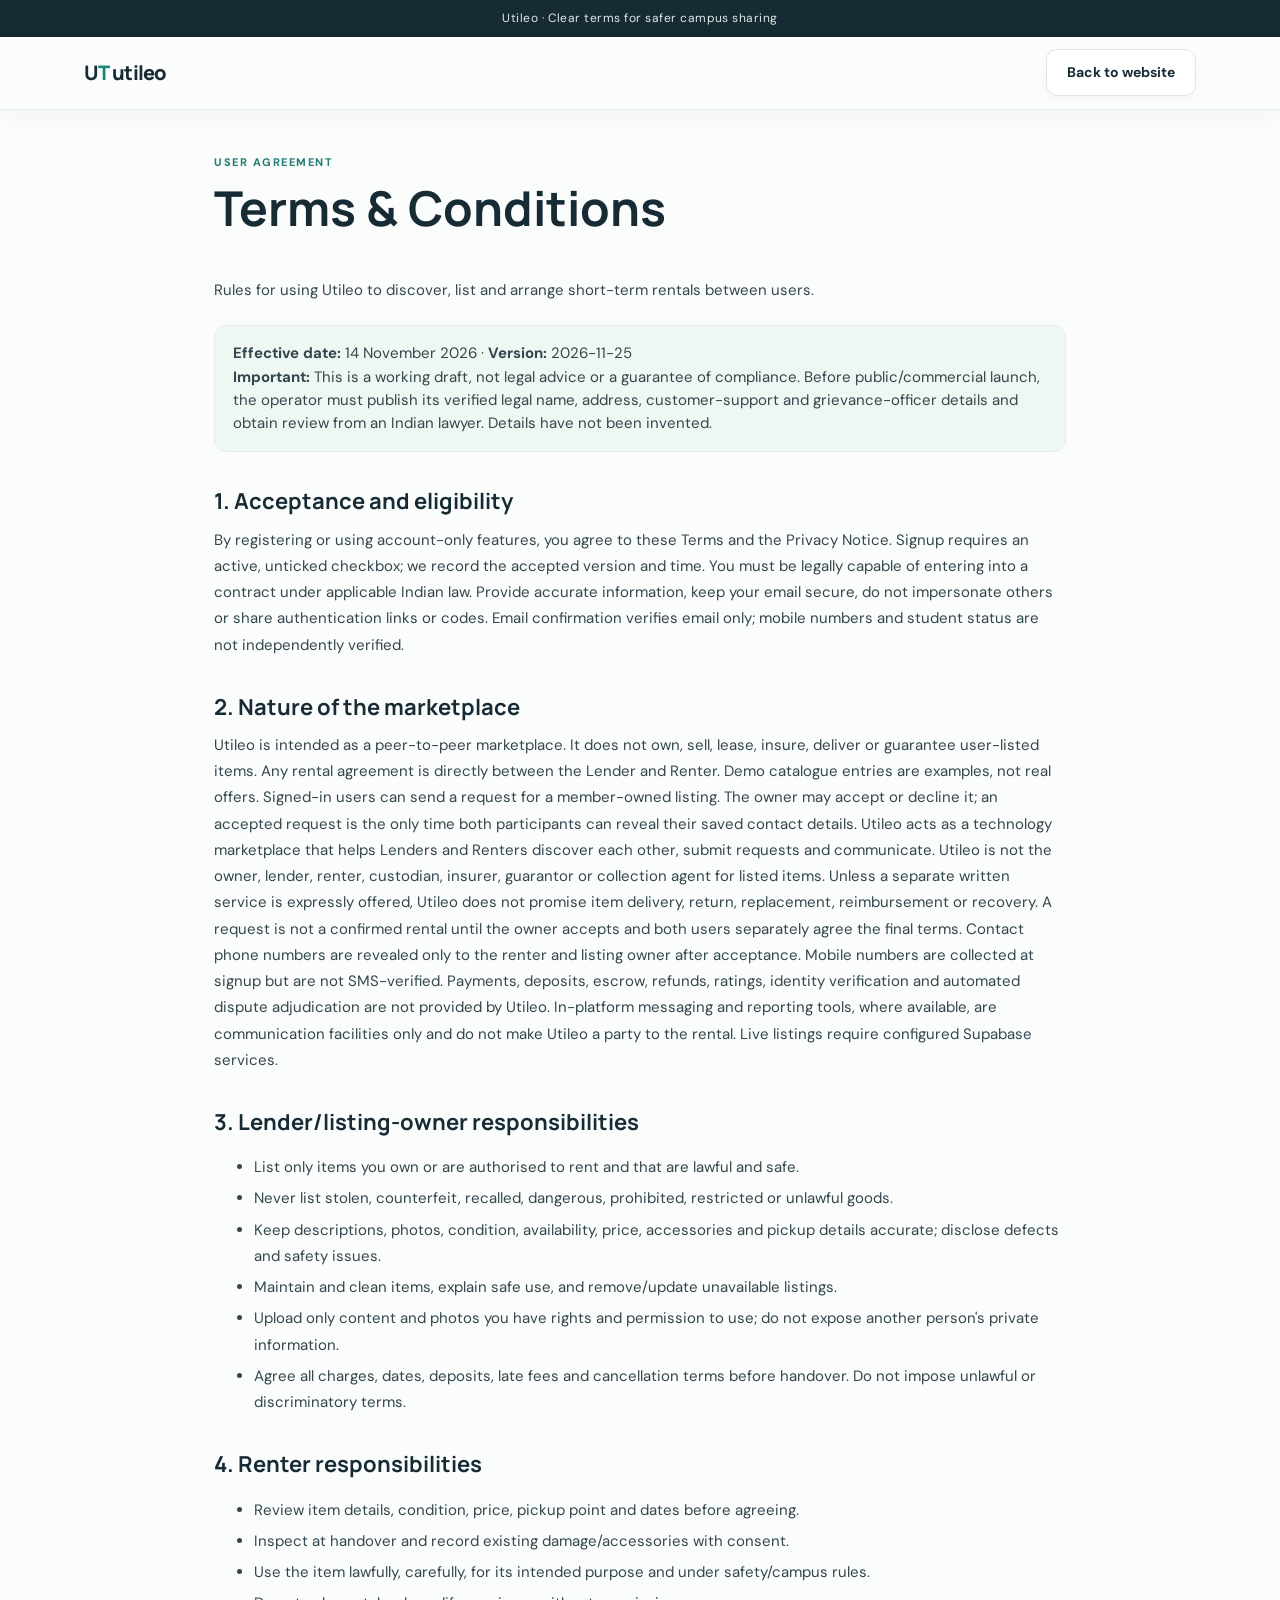
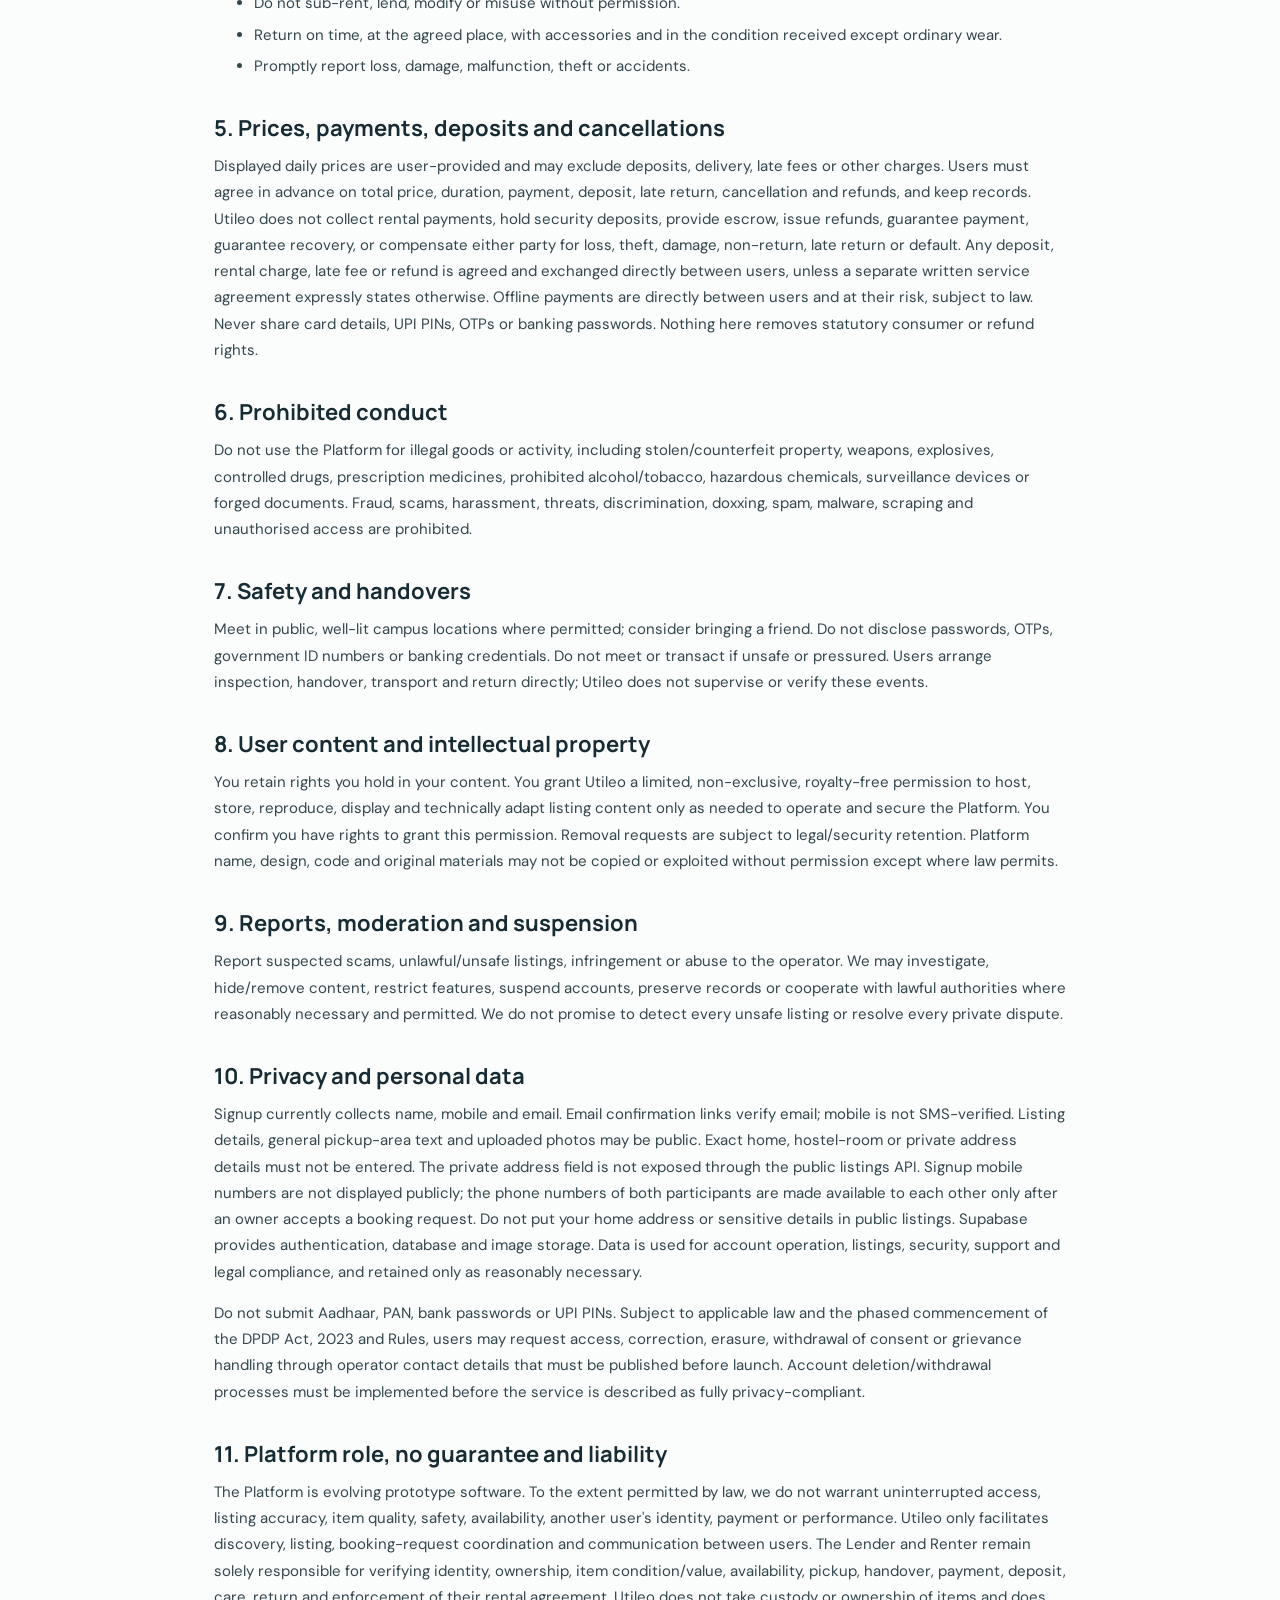
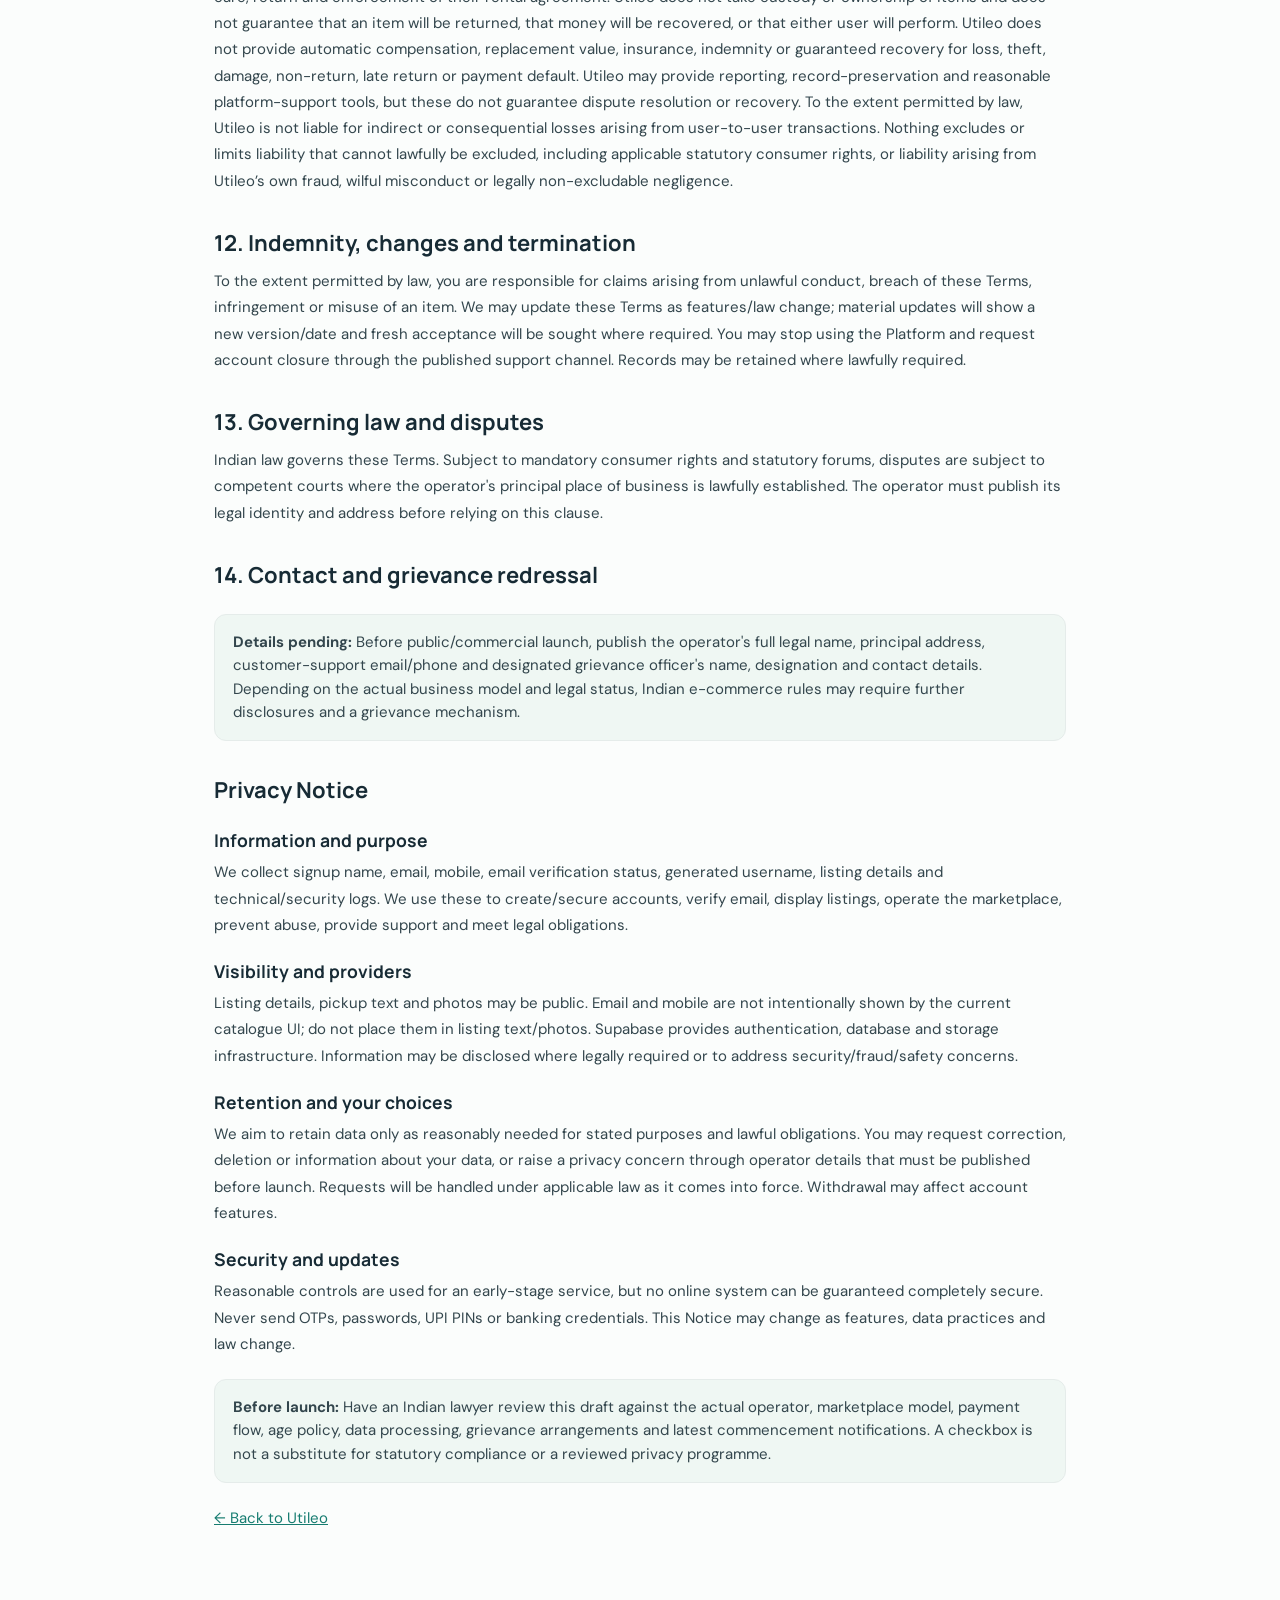
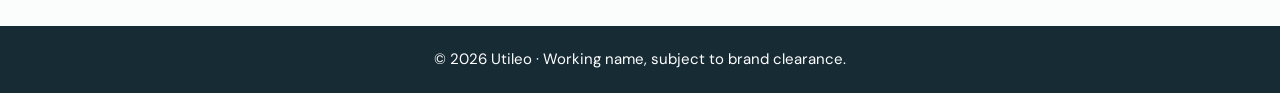
<file: terms.html>
<!doctype html>
<html lang="en-IN"><head><meta charset="utf-8"><meta name="viewport" content="width=device-width,initial-scale=1"><meta name="theme-color" content="#172b35"><title>Terms &amp; Conditions — Utileo</title><meta name="description" content="Terms and privacy notice for Utileo campus rentals."><link rel="preconnect" href="https://fonts.googleapis.com"><link href="https://fonts.googleapis.com/css2?family=DM+Sans:wght@400;500;600;700&family=Manrope:wght@500;600;700;800&display=swap" rel="stylesheet"><link rel="stylesheet" href="styles.css?v=15"><style>.legal{max-width:900px;margin:auto;padding:44px 24px 80px}.legal h1{font-size:clamp(32px,5vw,48px)}.legal h2{font-size:22px;margin:32px 0 8px}.legal h3{margin:20px 0 5px}.legal p,.legal li{line-height:1.75}.legal li{margin:5px 0}.notice{padding:16px 18px;background:#eff7f3;border:1px solid var(--line);border-radius:12px;margin:22px 0}.legal a{color:var(--brand);text-decoration:underline}.legalfoot{padding:22px;text-align:center;background:var(--navy);color:#fff}</style></head>
<body><div class="topline">Utileo · Clear terms for safer campus sharing</div><header class="site-header"><div class="header-in"><a class="logo" href="index.html">U<span>T</span> utileo</a><div class="header-actions"><a class="secondary" href="index.html">Back to website</a></div></div></header>
<main class="legal"><span class="eyebrow">USER AGREEMENT</span><h1>Terms &amp; Conditions</h1><p>Rules for using Utileo to discover, list and arrange short-term rentals between users.</p><div class="notice"><b>Effective date:</b> 14 November 2026 · <b>Version:</b> 2026-11-25<br><b>Important:</b> This is a working draft, not legal advice or a guarantee of compliance. Before public/commercial launch, the operator must publish its verified legal name, address, customer-support and grievance-officer details and obtain review from an Indian lawyer. Details have not been invented.</div>
<h2>1. Acceptance and eligibility</h2><p>By registering or using account-only features, you agree to these Terms and the Privacy Notice. Signup requires an active, unticked checkbox; we record the accepted version and time. You must be legally capable of entering into a contract under applicable Indian law. Provide accurate information, keep your email secure, do not impersonate others or share authentication links or codes. Email confirmation verifies email only; mobile numbers and student status are not independently verified.</p>
<h2>2. Nature of the marketplace</h2><p>Utileo is intended as a peer-to-peer marketplace. It does not own, sell, lease, insure, deliver or guarantee user-listed items. Any rental agreement is directly between the Lender and Renter. Demo catalogue entries are examples, not real offers. Signed-in users can send a request for a member-owned listing. The owner may accept or decline it; an accepted request is the only time both participants can reveal their saved contact details. Utileo acts as a technology marketplace that helps Lenders and Renters discover each other, submit requests and communicate. Utileo is not the owner, lender, renter, custodian, insurer, guarantor or collection agent for listed items. Unless a separate written service is expressly offered, Utileo does not promise item delivery, return, replacement, reimbursement or recovery. A request is not a confirmed rental until the owner accepts and both users separately agree the final terms. Contact phone numbers are revealed only to the renter and listing owner after acceptance. Mobile numbers are collected at signup but are not SMS-verified. Payments, deposits, escrow, refunds, ratings, identity verification and automated dispute adjudication are not provided by Utileo. In-platform messaging and reporting tools, where available, are communication facilities only and do not make Utileo a party to the rental. Live listings require configured Supabase services.</p>
<h2>3. Lender/listing-owner responsibilities</h2><ul><li>List only items you own or are authorised to rent and that are lawful and safe.</li><li>Never list stolen, counterfeit, recalled, dangerous, prohibited, restricted or unlawful goods.</li><li>Keep descriptions, photos, condition, availability, price, accessories and pickup details accurate; disclose defects and safety issues.</li><li>Maintain and clean items, explain safe use, and remove/update unavailable listings.</li><li>Upload only content and photos you have rights and permission to use; do not expose another person's private information.</li><li>Agree all charges, dates, deposits, late fees and cancellation terms before handover. Do not impose unlawful or discriminatory terms.</li></ul>
<h2>4. Renter responsibilities</h2><ul><li>Review item details, condition, price, pickup point and dates before agreeing.</li><li>Inspect at handover and record existing damage/accessories with consent.</li><li>Use the item lawfully, carefully, for its intended purpose and under safety/campus rules.</li><li>Do not sub-rent, lend, modify or misuse without permission.</li><li>Return on time, at the agreed place, with accessories and in the condition received except ordinary wear.</li><li>Promptly report loss, damage, malfunction, theft or accidents.</li></ul>
<h2>5. Prices, payments, deposits and cancellations</h2><p>Displayed daily prices are user-provided and may exclude deposits, delivery, late fees or other charges. Users must agree in advance on total price, duration, payment, deposit, late return, cancellation and refunds, and keep records. Utileo does not collect rental payments, hold security deposits, provide escrow, issue refunds, guarantee payment, guarantee recovery, or compensate either party for loss, theft, damage, non-return, late return or default. Any deposit, rental charge, late fee or refund is agreed and exchanged directly between users, unless a separate written service agreement expressly states otherwise. Offline payments are directly between users and at their risk, subject to law. Never share card details, UPI PINs, OTPs or banking passwords. Nothing here removes statutory consumer or refund rights.</p>
<h2>6. Prohibited conduct</h2><p>Do not use the Platform for illegal goods or activity, including stolen/counterfeit property, weapons, explosives, controlled drugs, prescription medicines, prohibited alcohol/tobacco, hazardous chemicals, surveillance devices or forged documents. Fraud, scams, harassment, threats, discrimination, doxxing, spam, malware, scraping and unauthorised access are prohibited.</p>
<h2>7. Safety and handovers</h2><p>Meet in public, well-lit campus locations where permitted; consider bringing a friend. Do not disclose passwords, OTPs, government ID numbers or banking credentials. Do not meet or transact if unsafe or pressured. Users arrange inspection, handover, transport and return directly; Utileo does not supervise or verify these events.</p>
<h2>8. User content and intellectual property</h2><p>You retain rights you hold in your content. You grant Utileo a limited, non-exclusive, royalty-free permission to host, store, reproduce, display and technically adapt listing content only as needed to operate and secure the Platform. You confirm you have rights to grant this permission. Removal requests are subject to legal/security retention. Platform name, design, code and original materials may not be copied or exploited without permission except where law permits.</p>
<h2>9. Reports, moderation and suspension</h2><p>Report suspected scams, unlawful/unsafe listings, infringement or abuse to the operator. We may investigate, hide/remove content, restrict features, suspend accounts, preserve records or cooperate with lawful authorities where reasonably necessary and permitted. We do not promise to detect every unsafe listing or resolve every private dispute.</p>
<h2>10. Privacy and personal data</h2><p>Signup currently collects name, mobile and email. Email confirmation links verify email; mobile is not SMS-verified. Listing details, general pickup-area text and uploaded photos may be public. Exact home, hostel-room or private address details must not be entered. The private address field is not exposed through the public listings API. Signup mobile numbers are not displayed publicly; the phone numbers of both participants are made available to each other only after an owner accepts a booking request. Do not put your home address or sensitive details in public listings. Supabase provides authentication, database and image storage. Data is used for account operation, listings, security, support and legal compliance, and retained only as reasonably necessary.</p><p>Do not submit Aadhaar, PAN, bank passwords or UPI PINs. Subject to applicable law and the phased commencement of the DPDP Act, 2023 and Rules, users may request access, correction, erasure, withdrawal of consent or grievance handling through operator contact details that must be published before launch. Account deletion/withdrawal processes must be implemented before the service is described as fully privacy-compliant.</p>
<h2>11. Platform role, no guarantee and liability</h2><p>The Platform is evolving prototype software. To the extent permitted by law, we do not warrant uninterrupted access, listing accuracy, item quality, safety, availability, another user's identity, payment or performance. Utileo only facilitates discovery, listing, booking-request coordination and communication between users. The Lender and Renter remain solely responsible for verifying identity, ownership, item condition/value, availability, pickup, handover, payment, deposit, care, return and enforcement of their rental agreement. Utileo does not take custody or ownership of items and does not guarantee that an item will be returned, that money will be recovered, or that either user will perform. Utileo does not provide automatic compensation, replacement value, insurance, indemnity or guaranteed recovery for loss, theft, damage, non-return, late return or payment default. Utileo may provide reporting, record-preservation and reasonable platform-support tools, but these do not guarantee dispute resolution or recovery. To the extent permitted by law, Utileo is not liable for indirect or consequential losses arising from user-to-user transactions. Nothing excludes or limits liability that cannot lawfully be excluded, including applicable statutory consumer rights, or liability arising from Utileo’s own fraud, wilful misconduct or legally non-excludable negligence.</p>
<h2>12. Indemnity, changes and termination</h2><p>To the extent permitted by law, you are responsible for claims arising from unlawful conduct, breach of these Terms, infringement or misuse of an item. We may update these Terms as features/law change; material updates will show a new version/date and fresh acceptance will be sought where required. You may stop using the Platform and request account closure through the published support channel. Records may be retained where lawfully required.</p>
<h2>13. Governing law and disputes</h2><p>Indian law governs these Terms. Subject to mandatory consumer rights and statutory forums, disputes are subject to competent courts where the operator's principal place of business is lawfully established. The operator must publish its legal identity and address before relying on this clause.</p>
<h2>14. Contact and grievance redressal</h2><div class="notice"><b>Details pending:</b> Before public/commercial launch, publish the operator's full legal name, principal address, customer-support email/phone and designated grievance officer's name, designation and contact details. Depending on the actual business model and legal status, Indian e-commerce rules may require further disclosures and a grievance mechanism.</div>
<h2 id="privacy">Privacy Notice</h2><h3>Information and purpose</h3><p>We collect signup name, email, mobile, email verification status, generated username, listing details and technical/security logs. We use these to create/secure accounts, verify email, display listings, operate the marketplace, prevent abuse, provide support and meet legal obligations.</p><h3>Visibility and providers</h3><p>Listing details, pickup text and photos may be public. Email and mobile are not intentionally shown by the current catalogue UI; do not place them in listing text/photos. Supabase provides authentication, database and storage infrastructure. Information may be disclosed where legally required or to address security/fraud/safety concerns.</p><h3>Retention and your choices</h3><p>We aim to retain data only as reasonably needed for stated purposes and lawful obligations. You may request correction, deletion or information about your data, or raise a privacy concern through operator details that must be published before launch. Requests will be handled under applicable law as it comes into force. Withdrawal may affect account features.</p><h3>Security and updates</h3><p>Reasonable controls are used for an early-stage service, but no online system can be guaranteed completely secure. Never send OTPs, passwords, UPI PINs or banking credentials. This Notice may change as features, data practices and law change.</p>
<div class="notice"><b>Before launch:</b> Have an Indian lawyer review this draft against the actual operator, marketplace model, payment flow, age policy, data processing, grievance arrangements and latest commencement notifications. A checkbox is not a substitute for statutory compliance or a reviewed privacy programme.</div><p><a href="index.html">← Back to Utileo</a></p></main><footer class="legalfoot">© 2026 Utileo · Working name, subject to brand clearance.</footer></body></html>
</file>
<file: styles.css>
/* Utileo — theme: deep aubergine + coral + violet + amber, warm white surfaces */
:root{
  --navy:#2b1d3d; --text:#41364f; --muted:#6f6680; --line:#ece5f0;
  --brand:#e14b4b; --brand-dark:#c73b3b; --brand-soft:#fff0ee;
  --violet:#6d44c9; --violet-soft:#f1ebfb; --orange:#f28a32;
  --bg:#fcfaff; --ok:#12805c; --ok-soft:#e6f6ef;
  --c:var(--violet); --t:var(--violet-soft);
}
*{box-sizing:border-box}
html{scroll-behavior:smooth;scroll-padding-top:90px}
body{margin:0;font-family:'DM Sans',system-ui,sans-serif;font-size:15px;line-height:1.55;color:var(--text);background:#fff}
h1,h2,h3,h4,p{margin-top:0}
h1,h2,h3,h4,.logo,.price,.big-price{font-family:Manrope,'DM Sans',system-ui,sans-serif;color:var(--navy)}
button,input,select{font:inherit;color:inherit}
button,a{cursor:pointer}
a{color:inherit;text-decoration:none}
:focus-visible{outline:3px solid #b79af0;outline-offset:2px}
.hidden{display:none!important}
[hidden]{display:none!important}
.wrap{max-width:1160px;margin:0 auto;padding:0 24px}
.eyebrow{display:block;font-size:11px;font-weight:800;letter-spacing:.14em;color:var(--c)}

/* ---------- top bar + header ---------- */
.topline{text-align:center;background:var(--navy);color:#e8dff5;padding:9px 12px;font-size:12px;letter-spacing:.04em}
.site-header{position:sticky;top:0;z-index:10;background:#ffffffee;backdrop-filter:blur(10px);border-bottom:1px solid var(--line)}
.header-in{max-width:1160px;margin:0 auto;padding:0 24px;height:72px;display:flex;align-items:center;gap:28px}
.logo{font-weight:800;font-size:20px}
.logo span{color:var(--orange)}
nav#mainNav{display:flex;gap:28px;font-size:14px;font-weight:600;color:var(--muted);margin-left:12px}
nav#mainNav a:hover{color:var(--brand)}
.header-actions{margin-left:auto;display:flex;gap:10px;align-items:center}
.user-handle{max-width:110px;overflow:hidden;text-overflow:ellipsis;white-space:nowrap;font-size:12px;font-weight:700;color:var(--muted)}
.menu-btn{display:none;border:1px solid var(--line);background:#fff;border-radius:10px;width:42px;height:42px;font-size:18px}

/* ---------- buttons ---------- */
.primary,.secondary{border:0;border-radius:11px;padding:12px 20px;font-size:14px;font-weight:700;display:inline-flex;align-items:center;justify-content:center;gap:6px;transition:background .15s,box-shadow .15s,transform .15s}
.primary{background:var(--brand);color:#fff;box-shadow:0 6px 16px #e14b4b33}
.primary:hover{background:var(--brand-dark)}
.primary:disabled{opacity:.65;cursor:default;box-shadow:none}
.secondary{background:#fff;border:1px solid #ddd2e8;color:var(--navy)}
.secondary:hover{border-color:var(--violet);color:var(--violet)}
.wide{width:100%}

/* ---------- hero ---------- */
.hero{max-width:1160px;margin:auto;padding:64px 24px 72px;display:grid;grid-template-columns:1.05fr .95fr;align-items:center;gap:40px}
.hero .eyebrow{color:var(--violet)}
.hero h1{font-weight:800;font-size:clamp(40px,5.2vw,64px);line-height:1.08;letter-spacing:-2.5px;margin:18px 0}
.hero h1 em{font-style:normal;color:var(--orange)}
.hero p{color:var(--muted);font-size:16px;max-width:470px}
.hero-search{display:flex;gap:8px;max-width:500px;margin-top:26px;background:#fff;border:1px solid #ddd2e8;border-radius:14px;padding:6px;box-shadow:0 10px 30px #30213f12}
.hero-search input{flex:1;border:0;outline:0;background:none;padding:10px 12px;min-width:0}
.actions{display:flex;gap:10px;margin-top:16px;flex-wrap:wrap}
.hero-note{display:block;color:var(--muted);font-size:12px;margin-top:24px}
.hero-art{height:360px;position:relative;display:grid;place-items:center}
.hero-circle{position:absolute;width:340px;height:340px;border-radius:50%;background:radial-gradient(circle,#ffe3d2 0%,#efe4fb 58%,transparent 72%)}
.hero-product{z-index:1;background:#fff;border:1px solid var(--line);border-radius:22px;padding:34px 54px;box-shadow:0 24px 65px #30213f1f;display:grid;text-align:center;gap:10px;transform:rotate(-4deg)}
.hero-product span{font-size:76px;line-height:1}
.hero-product b{font:800 17px Manrope;color:var(--navy)}
.hero-product small{font-size:12px;color:var(--muted)}
.float-tag{position:absolute;background:#fff;border:1px solid var(--line);padding:12px 16px;border-radius:12px;box-shadow:0 10px 25px #30213f18;font-size:13px;font-weight:700;color:var(--navy)}
.tag1{top:34px;right:0}.tag2{bottom:34px;left:0}

/* ---------- section shells ---------- */
.explore,.how{padding:72px 0}
.explore{background:var(--bg);border-top:1px solid var(--line)}
.featured{padding:72px 0}
.trust{background:var(--bg);padding:64px 0;border-top:1px solid var(--line)}
.section-head{display:flex;justify-content:space-between;align-items:flex-end;gap:16px;margin-bottom:28px}
.section-head h2,.how h2,.trust h2{font-weight:800;font-size:34px;letter-spacing:-1.2px;margin:8px 0}
.section-head p,.trust p{color:var(--muted);margin:0}
.explore .eyebrow,.featured .eyebrow{color:var(--violet)}
.how .eyebrow,.trust .eyebrow{color:var(--violet)}
.sample{font-size:12px;color:#8d839c;white-space:nowrap}

/* ---------- category cards ---------- */
.category-grid{display:grid;grid-template-columns:repeat(3,1fr);gap:18px}
.category-card{position:relative;overflow:hidden;display:flex;align-items:center;gap:16px;min-height:148px;padding:22px;border:1px solid var(--line);border-radius:18px;background:linear-gradient(135deg,var(--t),#fff 85%);transition:transform .18s,box-shadow .18s,border-color .18s}
.category-card:hover{transform:translateY(-4px);border-color:var(--c);box-shadow:0 16px 32px #30213f1c}
.category-card:after{content:'';position:absolute;width:130px;height:130px;border-radius:50%;right:-44px;bottom:-72px;background:var(--t);opacity:.9}
.cat-emoji{width:56px;height:56px;display:grid;place-items:center;background:#fff;border-radius:16px;font-size:28px;flex:none;box-shadow:0 4px 12px #30213f14;z-index:1}
.cat-text{display:grid;gap:4px;z-index:1}
.category-card b{font:800 16px Manrope;color:var(--navy)}
.category-card small{font-size:13px;color:var(--muted)}
.category-card em{font-style:normal;font-size:12px;font-weight:700;color:var(--c)}
.category-card i{font-style:normal;margin-left:auto;z-index:1;color:var(--c);font-size:20px;font-weight:700}

/* ---------- product cards ---------- */
.products{display:grid;grid-template-columns:repeat(4,1fr);gap:18px}
.product{display:flex;flex-direction:column;background:#fff;border:1px solid var(--line);border-radius:16px;overflow:hidden;transition:transform .18s,box-shadow .18s,border-color .18s}
.product:hover,.product:focus-visible{transform:translateY(-4px);box-shadow:0 16px 34px #30213f1f;border-color:var(--c)}
.product-art{height:164px;display:grid;place-items:center;position:relative;background:var(--t)}
.product-art .emoji{font-size:66px;line-height:1;transition:transform .2s}
.product:hover .emoji{transform:scale(1.08)}
.condition{position:absolute;top:10px;left:10px;background:#fffffff2;border-radius:99px;padding:5px 11px;font-size:11px;font-weight:700;color:#4a3d5c;box-shadow:0 2px 8px #30213f12}
.product-info{padding:14px 16px 16px;display:flex;flex-direction:column;gap:3px;flex:1}
.product-info small{font-size:10px;font-weight:800;letter-spacing:.1em;text-transform:uppercase;color:var(--c)}
.product-info h3{font-size:16px;font-weight:700;margin:2px 0 0}
.location{font-size:12px;color:var(--muted)}
.product-bottom{margin-top:auto;padding-top:12px;display:flex;justify-content:space-between;align-items:center;border-top:1px solid #f1ecf5;margin-top:12px}
.price{font-weight:800;font-size:18px}
.price small{font:500 12px 'DM Sans',sans-serif;text-transform:none;letter-spacing:0;color:var(--muted)}
.details{background:var(--brand);color:#fff;font-size:12px;font-weight:700;padding:8px 12px;border-radius:9px;transition:background .15s}
.product:hover .details,.product:focus-visible .details{background:var(--brand-dark)}

/* ---------- category / search page ---------- */
.crumbs{display:flex;flex-wrap:wrap;gap:8px;align-items:center;font-size:13px;color:var(--muted);margin-bottom:14px}
.crumbs a:hover{color:var(--brand);text-decoration:underline}
.crumbs b{color:var(--navy);font-weight:700}
.banner{position:relative;overflow:hidden;background:linear-gradient(115deg,var(--t),#fff 75%);border-bottom:1px solid var(--line);padding:26px 0 34px}
.banner .wrap{position:relative}
.banner h1{font-weight:800;font-size:clamp(30px,4vw,44px);letter-spacing:-1.4px;margin:8px 0}
.banner p{color:var(--muted);max-width:520px;margin:0}
.banner .big{position:absolute;right:24px;top:50%;transform:translateY(-35%);font-size:112px;line-height:1;opacity:.95}
.subtiles{display:grid;grid-template-columns:repeat(auto-fit,minmax(170px,1fr));gap:12px;margin:26px 0 8px}
.subtile{display:flex;align-items:center;gap:12px;padding:12px 14px;background:#fff;border:1px solid var(--line);border-radius:14px;transition:transform .15s,box-shadow .15s,border-color .15s}
.subtile:hover{transform:translateY(-2px);border-color:var(--c);box-shadow:0 10px 22px #30213f14}
.subtile.active{background:var(--t);border-color:var(--c);box-shadow:inset 0 0 0 1px var(--c)}
.sub-emoji{width:42px;height:42px;border-radius:12px;background:var(--t);display:grid;place-items:center;font-size:22px;flex:none}
.subtile.active .sub-emoji{background:#fff}
.subtile b{display:block;font-size:14px;color:var(--navy);line-height:1.25}
.subtile small{font-size:12px;color:var(--muted)}
.toolbar{display:flex;justify-content:space-between;align-items:center;gap:16px;margin:20px 0 18px;flex-wrap:wrap}
.count{font-weight:700;color:var(--navy)}
.catalog-controls{display:flex;gap:8px}
.catalog-controls input,.catalog-controls select{border:1px solid #ddd2e8;background:#fff;border-radius:10px;padding:10px 12px;min-width:180px;font-size:14px}
.catalog-controls input:focus,.catalog-controls select:focus{outline:2px solid #c8a9e9;border-color:transparent}
.page{padding-bottom:70px}
.empty{padding:46px 20px;text-align:center;color:var(--muted);background:var(--bg);border:1px dashed #ddd2e8;border-radius:16px}

/* ---------- item detail page ---------- */
#detail .wrap{padding-top:24px}
.detail-grid{display:grid;grid-template-columns:1fr 1fr;gap:44px;align-items:start}
.detail-art{position:relative;min-height:440px;border-radius:26px;background:linear-gradient(145deg,var(--t),#fff 120%);border:1px solid var(--line);display:grid;place-items:center;position:sticky;top:96px}
.detail-art .emoji{font-size:170px;line-height:1}
.detail-art .condition{top:18px;left:18px;font-size:12px;padding:7px 13px}
.detail-info h1{font-weight:800;font-size:clamp(28px,3.4vw,40px);letter-spacing:-1.2px;margin:8px 0 14px}
.chips{display:flex;flex-wrap:wrap;gap:8px;margin-bottom:18px}
.chip{background:var(--t);color:var(--navy);border:1px solid #0000000d;font-size:12px;font-weight:700;padding:6px 12px;border-radius:99px}
.big-price{font-weight:800;font-size:34px;margin-bottom:10px}
.big-price small{font:500 15px 'DM Sans',sans-serif;color:var(--muted)}
.desc{color:var(--text);font-size:16px;max-width:520px}
.rent-box{margin:22px 0;padding:22px;border:1px solid var(--line);border-radius:18px;background:#fff;box-shadow:0 14px 34px #30213f12}
.rent-box h2{font-size:19px;margin-bottom:6px}
.rent-box label,.modal label{display:grid;gap:6px;font-size:12px;font-weight:700;color:#5a4e6b;margin:12px 0}
.rent-box input,.modal input,.modal select{padding:11px 12px;border:1px solid #ddd2e8;border-radius:10px;background:#fff;width:100%;font-size:14px}
.rent-box input:focus,.modal input:focus,.modal select:focus{outline:2px solid #c8a9e9;border-color:transparent}
.rent-row{display:grid;grid-template-columns:1fr 1fr;gap:12px}
.stepper{display:flex;align-items:stretch;border:1px solid #ddd2e8;border-radius:10px;overflow:hidden}
.stepper input{border:0;border-radius:0;text-align:center;min-width:0;-moz-appearance:textfield}
.stepper input::-webkit-outer-spin-button,.stepper input::-webkit-inner-spin-button{-webkit-appearance:none;margin:0}
.stepper button{border:0;background:var(--violet-soft);color:var(--violet);width:42px;font-size:18px;font-weight:700}
.stepper button:hover{background:#e4d8f8}
.summary{display:flex;justify-content:space-between;align-items:center;gap:12px;padding:14px;margin:6px 0 14px;background:var(--bg);border:1px solid var(--line);border-radius:12px}
.summary span{display:block;font-weight:700;color:var(--navy)}
.summary small{color:var(--muted);font-size:12px}
.summary b{font:800 24px Manrope;color:var(--navy)}
.note{margin-top:12px;padding:10px 12px;background:#fff5e6;border-radius:10px;font-size:12px;color:#7a5a24}
.note.ok{background:var(--ok-soft);color:var(--ok);font-size:13px}
.checklist{list-style:none;margin:0;padding:0;display:grid;gap:10px}
.checklist li{padding:12px 14px 12px 40px;position:relative;background:var(--bg);border:1px solid var(--line);border-radius:12px;font-size:14px}
.checklist li:before{content:'✓';position:absolute;left:14px;top:12px;width:20px;height:20px;border-radius:50%;background:var(--ok-soft);color:var(--ok);font-size:12px;font-weight:800;display:grid;place-items:center}
.similar{margin-top:64px}
.similar h2{font-weight:800;font-size:26px;letter-spacing:-.8px;margin-bottom:18px}
.notfound{text-align:center;padding:80px 0}

/* ---------- how it works / trust ---------- */
.steps{display:grid;grid-template-columns:repeat(3,1fr);gap:18px;margin-top:30px}
.steps article{border:1px solid var(--line);border-radius:16px;padding:24px;background:#fff}
.steps article>b{font-size:12px;color:#9a8fab}
.steps article div{font-size:30px;margin:20px 0;color:var(--violet)}
.steps h3{font-size:16px}
.steps p{font-size:14px;color:var(--muted);margin:0}
.trust-points{display:flex;gap:12px;flex-wrap:wrap;margin-top:20px}
.trust-points span{font-size:13px;font-weight:600;color:var(--violet);background:var(--violet-soft);padding:10px 14px;border-radius:10px}

/* ---------- footer ---------- */
.site-footer{background:var(--navy);color:#cfc3df;padding:46px 0 26px}
.foot-in{display:grid;grid-template-columns:1.4fr 1fr 1fr;gap:30px;padding-bottom:26px}
.site-footer .logo{color:#fff}
.site-footer p{margin:10px 0 0;font-size:14px}
.site-footer h4{color:#fff;font-size:14px;margin-bottom:12px}
.foot-links{display:grid;gap:8px;font-size:14px}
.foot-links a:hover{color:#fff;text-decoration:underline}
.site-footer small{display:block;border-top:1px solid #ffffff1f;padding-top:18px;font-size:12px;color:#a999bd}

/* ---------- modal + toast ---------- */
.overlay{position:fixed;inset:0;background:#1b0f2caa;z-index:20;display:grid;place-items:center;padding:18px}
.modal{background:#fff;width:min(440px,100%);max-height:92vh;overflow:auto;padding:28px;border-radius:18px;position:relative}
.close{position:absolute;right:14px;top:12px;border:0;background:#f3eff7;border-radius:50%;width:32px;height:32px;font-size:20px;line-height:1}
.modal h2{font-weight:800;font-size:24px;margin:8px 0}
.modal p{font-size:14px;color:var(--muted)}
.modal .back:disabled{opacity:.55;cursor:default}
.username-box{margin:14px 0 18px;padding:16px;text-align:center;background:var(--violet-soft);color:var(--violet);border:1px dashed #c9b3f0;border-radius:14px;font:800 26px Manrope,'DM Sans',sans-serif;letter-spacing:-.5px;word-break:break-all}
.modal .back{display:block;border:0;background:none;color:var(--violet);font-size:13px;font-weight:700;padding:0;margin-top:14px}
.toast{position:fixed;bottom:22px;left:50%;transform:translateX(-50%);background:var(--navy);color:#fff;border-radius:10px;padding:12px 18px;font-size:14px;z-index:30;box-shadow:0 10px 30px #0004;max-width:calc(100% - 32px)}

/* ---------- responsive ---------- */
@media(max-width:1000px){.products{grid-template-columns:repeat(3,1fr)}}
@media(max-width:860px){
  .header-in{gap:12px;height:64px}
  .menu-btn{display:block}
  #listTop{display:none}
  nav#mainNav{display:none;position:absolute;top:64px;left:0;right:0;background:#fff;border-bottom:1px solid var(--line);flex-direction:column;gap:0;padding:6px 24px 14px;margin:0;box-shadow:0 14px 24px #30213f14}
  nav#mainNav.open{display:flex}
  nav#mainNav a{padding:12px 0;border-bottom:1px solid #f4eff7}
  .hero{grid-template-columns:1fr;padding:44px 24px 52px}
  .hero-art{height:280px}
  .category-grid{grid-template-columns:repeat(2,1fr)}
  .products{grid-template-columns:repeat(2,1fr)}
  .detail-grid{grid-template-columns:1fr;gap:26px}
  .detail-art{position:relative;top:0;min-height:260px}
  .detail-art .emoji{font-size:120px}
  .steps{grid-template-columns:1fr}
  .foot-in{grid-template-columns:1fr 1fr}
  .foot-in>div:first-child{grid-column:1/-1}
}
@media(max-width:560px){
  .wrap,.header-in{padding-left:16px;padding-right:16px}
  .explore,.how,.featured{padding:48px 0}
  .section-head{display:block}
  .sample{display:block;margin-top:10px}
  .category-grid{grid-template-columns:1fr}
  .category-card{min-height:112px;padding:16px}
  .products{gap:10px}
  .product-art{height:118px}
  .product-art .emoji{font-size:46px}
  .product-info{padding:10px 11px 12px}
  .product-info h3{font-size:14px}
  .details{display:none}
  .price{font-size:16px}
  .banner .big{font-size:64px;right:16px;top:20px;transform:none;opacity:.5}
  .catalog-controls{width:100%}
  .catalog-controls input{flex:1;min-width:0}
  .catalog-controls select{min-width:0;width:44%}
  .rent-row{grid-template-columns:1fr}
  .hero-search{flex-wrap:nowrap}
  .hero h1{letter-spacing:-1.5px}
}


/* ---------- richer content sections ---------- */
.why{padding:68px 0;background:#fff}.why-grid{display:grid;grid-template-columns:repeat(3,1fr);gap:18px}
.why-card{padding:26px;border:1px solid var(--line);border-radius:18px;background:linear-gradient(145deg,#fff,var(--bg));box-shadow:0 10px 26px #30213f08}
.why-card>span{display:grid;place-items:center;width:48px;height:48px;border-radius:14px;background:var(--violet-soft);color:var(--violet);font-size:24px;font-weight:800;margin-bottom:18px}
.why-card h3{font-size:18px;margin-bottom:8px}.why-card p{font-size:14px;color:var(--muted);margin:0}
.rental-guide{padding:70px 0;background:linear-gradient(120deg,#f8f3ff,#fff7f1)}.guide-grid{display:grid;grid-template-columns:.9fr 1.1fr;gap:50px;align-items:start}
.guide-grid h2,.faq h2{font:800 34px/1.15 Manrope,sans-serif;letter-spacing:-1px;color:var(--navy);margin:10px 0 14px}
.guide-grid>div>p{color:var(--muted);max-width:430px}.guide-list{list-style:none;counter-reset:guide;margin:0;padding:0;display:grid;gap:12px}
.guide-list li{counter-increment:guide;display:grid;grid-template-columns:42px 1fr;column-gap:14px;padding:16px;background:#fff;border:1px solid var(--line);border-radius:14px}
.guide-list li:before{content:counter(guide,decimal-leading-zero);grid-row:span 2;color:var(--brand);font:800 14px Manrope;padding-top:2px}
.guide-list b{color:var(--navy);font-size:15px}.guide-list span{font-size:13px;color:var(--muted);margin-top:3px}
.faq{padding:70px 0;background:#fff}.faq details{border:1px solid var(--line);border-radius:13px;padding:16px 18px;margin-top:12px;background:#fff}
.faq summary{cursor:pointer;font-weight:700;color:var(--navy)}.faq details p{color:var(--muted);font-size:14px;margin:12px 0 0}
button:focus-visible,a:focus-visible,input:focus-visible,select:focus-visible{outline:3px solid #b79af0;outline-offset:3px}
@media(max-width:860px){.why-grid{grid-template-columns:1fr 1fr}.guide-grid{grid-template-columns:1fr;gap:26px}}
@media(max-width:560px){.why,.rental-guide,.faq{padding:48px 0}.why-grid{grid-template-columns:1fr}.guide-grid h2,.faq h2{font-size:28px}}


/* ---------- visual polish pass: richer surfaces, hierarchy and responsive details ---------- */
::selection{background:#eadcfb;color:#2b1d3d}
.topline{background:linear-gradient(90deg,#2b1d3d,#51316e 55%,#2b1d3d)}
.site-header{box-shadow:0 5px 22px #30213f08}
.logo{letter-spacing:-.7px}
.primary,.secondary{min-height:44px}
.primary{background:linear-gradient(135deg,#e14b4b,#ef7657);box-shadow:0 8px 20px #e14b4b2b}
.primary:hover{transform:translateY(-1px);box-shadow:0 11px 24px #e14b4b3a}
.secondary{box-shadow:0 3px 10px #30213f08}
.hero{padding-top:76px;padding-bottom:82px}
.hero h1{max-width:650px}
.hero-search:focus-within{border-color:#9b7bd5;box-shadow:0 0 0 4px #6d44c91a,0 12px 30px #30213f12}
.hero-circle{background:radial-gradient(circle at 48% 42%,#ffd9c7 0%,#f1e5ff 55%,#fff8f2 72%,transparent 73%)}
.hero-product{border-color:#eee5f4;box-shadow:0 28px 70px #30213f20}
.float-tag{border-color:#eee5f4}
.section-head h2,.how h2,.trust h2{letter-spacing:-1.5px}
.category-card{min-height:158px;box-shadow:0 5px 18px #30213f05}
.category-card:hover{box-shadow:0 18px 38px #30213f18}
.product{box-shadow:0 5px 18px #30213f06}
.product-art{background-image:radial-gradient(circle at 50% 45%,#ffffff80,transparent 58%)}
.product-info h3{line-height:1.35}
.details{box-shadow:0 5px 12px #e14b4b20}
.how{background:linear-gradient(180deg,#fff,#fcfaff)}
.steps article,.why-card{border:1px solid var(--line);border-radius:20px;background:linear-gradient(145deg,#fff,#fcfaff);box-shadow:0 8px 26px #30213f08}
.steps article{padding:24px}
.steps article>div{width:48px;height:48px;border-radius:15px;background:var(--violet-soft);color:var(--violet);display:grid;place-items:center;font-size:24px}
.steps article>b{color:var(--orange);font-size:12px;letter-spacing:.12em}
.why{padding:70px 0;background:#fff}
.why-grid{display:grid;grid-template-columns:repeat(3,1fr);gap:18px}
.why-card{padding:26px;transition:transform .18s,box-shadow .18s}
.why-card:hover{transform:translateY(-4px);box-shadow:0 16px 34px #30213f12}
.why-card>span{width:44px;height:44px;border-radius:14px;background:var(--brand-soft);color:var(--brand);display:grid;place-items:center;font-size:22px;font-weight:800}
.why-card h3{margin:15px 0 6px;font-size:18px}
.why-card p{margin:0;color:var(--muted);font-size:14px}
.rental-guide{padding:72px 0;background:linear-gradient(120deg,#f7f1ff,#fff8f3)}
.guide-grid{display:grid;grid-template-columns:.9fr 1.1fr;gap:52px;align-items:start}
.guide-grid h2{font:800 34px/1.2 Manrope;color:var(--navy);letter-spacing:-1.2px;margin:10px 0}
.guide-grid p{color:var(--muted);max-width:420px}
.guide-list{list-style:none;padding:0;margin:0;display:grid;gap:12px;counter-reset:guide}
.guide-list li{counter-increment:guide;display:grid;grid-template-columns:38px 1fr;column-gap:14px;padding:16px;background:#ffffffd9;border:1px solid #ece5f0;border-radius:14px}
.guide-list li:before{content:counter(guide,decimal-leading-zero);grid-row:span 2;color:var(--violet);font-weight:800;font-size:13px;padding-top:2px}
.guide-list b{color:var(--navy);font-size:14px}
.guide-list span{color:var(--muted);font-size:13px}
.faq{padding:72px 0;background:#fff}
.faq h2{font:800 34px Manrope;color:var(--navy);letter-spacing:-1.2px;margin:8px 0 24px}
.faq details{max-width:850px;border:1px solid var(--line);border-radius:13px;padding:16px 18px;margin:10px 0;background:#fff}
.faq details[open]{background:#fcfaff;border-color:#d8c9eb}
.faq summary{cursor:pointer;font-weight:700;color:var(--navy)}
.faq details p{margin:10px 0 0;color:var(--muted);font-size:14px}
.trust{background:linear-gradient(115deg,#f4edff,#fff8f2)}
.trust-points{display:flex;flex-wrap:wrap;gap:10px;margin-top:22px}
.trust-points span{padding:9px 13px;background:#fff;border:1px solid var(--line);border-radius:99px;font-size:12px;font-weight:700;color:var(--navy)}
.site-footer{background:#241831}
.site-footer .logo,.site-footer h4{color:#fff}
.site-footer p,.site-footer small,.foot-links a{color:#c9bfd5}
.foot-links a:hover{color:#fff}
.banner{background:radial-gradient(circle at 85% 20%,#ffe6d7 0,transparent 28%),linear-gradient(115deg,#f1eafb,#fff 75%)}
.subtile,.catalog-controls input,.catalog-controls select{transition:border-color .15s,box-shadow .15s}
.subtile:focus-visible,.catalog-controls input:focus,.catalog-controls select:focus{box-shadow:0 0 0 4px #6d44c91a}
.modal{box-shadow:0 30px 100px #1d122c45;border:1px solid #eee5f4}
.close{transition:background .15s,transform .15s}
.close:hover{background:#fff0ee;transform:rotate(90deg)}
.toast{box-shadow:0 12px 35px #24183130}
.mobile-menu-action{display:none}
.filter-actions{display:flex;justify-content:flex-end;margin-top:10px}
@media(max-width:800px){
  .hero{padding-top:52px;padding-bottom:58px;gap:18px}
  .hero-art{height:300px}
  .hero-circle{width:280px;height:280px}
  .hero-product{padding:28px 36px}
  .category-grid{grid-template-columns:repeat(2,1fr)}
  .products{grid-template-columns:repeat(2,1fr)}
  .why-grid{grid-template-columns:1fr}
  .guide-grid{grid-template-columns:1fr;gap:24px}
}
@media(max-width:560px){
  .wrap{padding-left:18px;padding-right:18px}
  .header-in{height:64px;padding:0 18px;gap:12px}
  .logo{font-size:18px}
  .header-actions{gap:7px}
  .header-actions .secondary{display:none}
  .mobile-menu-action{display:block;width:100%;border:0;border-bottom:1px solid #f4eff7;background:#fff;text-align:left;padding:12px 0;color:var(--navy);font:700 14px inherit}
  .menu-btn{display:block}
  nav#mainNav{display:none;position:absolute;top:64px;left:0;right:0;margin:0;padding:14px 20px 18px;background:#fff;border-bottom:1px solid var(--line);box-shadow:0 12px 20px #30213f12;flex-direction:column;gap:14px}
  nav#mainNav.open{display:flex}
  .hero{grid-template-columns:1fr;padding:42px 18px 48px}
  .hero h1{font-size:42px;letter-spacing:-1.8px}
  .hero-art{height:250px}
  .hero-circle{width:235px;height:235px}
  .hero-product{padding:22px 28px}
  .hero-product span{font-size:58px}
  .float-tag{font-size:11px;padding:9px 11px}
  .tag1{top:12px}.tag2{bottom:12px}
  .section-head h2,.how h2,.trust h2,.guide-grid h2,.faq h2{font-size:28px}
  .explore,.featured,.how,.why,.rental-guide,.faq{padding-top:52px;padding-bottom:52px}
  .category-grid{gap:10px}
  .category-card{min-height:130px;padding:14px;gap:10px}
  .cat-emoji{width:44px;height:44px;font-size:23px;border-radius:13px}
  .category-card b{font-size:13px}
  .category-card small{font-size:11px}
  .category-card em{font-size:10px}
  .category-card i{font-size:16px}
  .products{gap:11px}
  .product-art{height:125px}
  .product-art .emoji{font-size:52px}
  .product-info{padding:12px}
  .product-info h3{font-size:14px}
  .price{font-size:16px}
  .details{font-size:11px;padding:7px 9px}
  .banner{padding:22px 0 28px}
  .banner .big{font-size:72px;right:18px;opacity:.25}
  .catalog-controls{width:100%;flex-direction:column}
  .catalog-controls input,.catalog-controls select{width:100%;min-width:0}
  .toolbar{align-items:stretch}
  .sample{white-space:normal}
  .trust-points{display:grid}
}


/* ---------- real student listing photos ---------- */
.product-art{position:relative;overflow:hidden}
.product-art .product-photo{width:100%;height:100%;object-fit:cover;display:block}
.product-art .condition,.detail-art .condition{z-index:2}
.detail-art{overflow:hidden}
.detail-art .detail-photo{width:100%;height:100%;min-height:320px;max-height:520px;object-fit:contain;border-radius:20px;display:block;background:#fff}
.modal textarea{padding:11px 12px;border:1px solid #ddd2e8;border-radius:10px;background:#fff;width:100%;font:inherit;font-size:14px;resize:vertical}
.modal textarea:focus{outline:2px solid #c8a9e9;border-color:transparent}
.modal input[type=file]{padding:10px;background:#faf8fc}
.form-hint{font-size:12px!important;margin:5px 0 12px!important}
.photo-preview{margin:10px 0;border:1px solid var(--line);border-radius:12px;overflow:hidden;max-height:220px;background:var(--bg)}
.photo-preview img{display:block;width:100%;max-height:220px;object-fit:contain}


/* ---------- Utileo visual refresh: calm ink + jade + soft ivory ---------- */
:root{
  --navy:#172b35;
  --text:#33464d;
  --muted:#718087;
  --line:#e5ecea;
  --brand:#167c70;
  --brand-dark:#10665c;
  --brand-soft:#e6f4f0;
  --violet:#267d75;
  --violet-soft:#eaf5f2;
  --orange:#d8a65b;
  --bg:#f6f9f8;
  --ok:#16805f;
  --ok-soft:#e8f5ef;
}
body{background:#fbfdfc;color:var(--text)}
h1,h2,h3,h4,.logo,.price,.big-price{color:var(--navy)}
.topline{background:#172b35;color:#dcebe7}
.site-header{background:#fbfdfcf2;border-bottom-color:var(--line);box-shadow:0 5px 24px #172b350b}
.logo span{color:#168477}
nav#mainNav a:hover,.crumbs a:hover{color:var(--brand)}
.primary{background:#167c70;box-shadow:0 7px 18px #167c7028}
.primary:hover{background:#10665c}
.secondary{border-color:#dce8e4;color:var(--navy);background:#fff}
.secondary:hover{border-color:#167c70;color:#10665c;background:#f3faf7}
.hero .eyebrow,.explore .eyebrow,.featured .eyebrow,.how .eyebrow,.trust .eyebrow{color:#167c70}
.hero h1 em{color:#167c70}
.hero-circle{background:radial-gradient(circle at 48% 42%,#d8eee7 0%,#eaf4f1 55%,#f5f8ed 72%,transparent 73%)}
.hero-product{border-color:#e3ece8;box-shadow:0 28px 70px #172b3518}
.float-tag{border-color:#e3ece8;color:var(--navy)}
.explore,.trust{background:#f5f9f7;border-color:var(--line)}
.category-card{background:linear-gradient(135deg,var(--t),#fff 88%);border-color:var(--line)}
.category-card:hover{box-shadow:0 16px 34px #172b3514}
.product{border-color:var(--line);box-shadow:0 5px 18px #172b3507}
.product:hover,.product:focus-visible{box-shadow:0 16px 34px #172b3516}
.product-art{background-color:var(--t)}
.details{background:#167c70;box-shadow:0 5px 12px #167c701b}
.product:hover .details,.product:focus-visible .details{background:#10665c}
.banner{background:linear-gradient(115deg,#eaf5f1,#fbfdfc 78%);border-color:var(--line)}
.subtile.active{background:#edf7f3;border-color:#77b8a9;box-shadow:inset 0 0 0 1px #77b8a9}
.sub-emoji{background:#f0f7f4}
.catalog-controls input,.catalog-controls select,.rent-box input,.modal input,.modal select,.modal textarea{border-color:#dce8e4}
.catalog-controls input:focus,.catalog-controls select:focus,.rent-box input:focus,.modal input:focus,.modal select:focus,.modal textarea:focus{outline:2px solid #9acfc0;border-color:transparent}
.detail-art{background:linear-gradient(145deg,#eaf5f1,#fbfdfc 120%);border-color:var(--line)}
.chip{background:#edf7f3;border-color:#dcece6;color:#244d49}
.rent-box{border-color:var(--line);box-shadow:0 14px 34px #172b350c}
.stepper{border-color:#dce8e4}
.stepper button{background:#eaf5f1;color:#167c70}
.stepper button:hover{background:#dcefe8}
.summary{background:#f5f9f7;border-color:var(--line)}
.note{background:#f7f2e8;color:#75613d}
.steps article,.why-card{border-color:var(--line);background:linear-gradient(145deg,#fff,#f7faf8);box-shadow:0 8px 26px #172b3508}
.steps article>div,.why-card>span{background:#e8f4f0;color:#167c70}
.steps article>b{color:#168477}
.guide-list li{border-color:var(--line)}
.guide-list li:before{color:#167c70}
.faq details[open]{background:#f7fbf9;border-color:#b8d8ce}
.trust{background:linear-gradient(115deg,#edf6f2,#f9fbf7)}
.trust-points span{color:#24564f;background:#fff;border-color:#e1ece7}
.site-footer{background:#172b35}
.overlay{background:#10252bcc}
.modal{border-color:#e3ece8;box-shadow:0 30px 100px #10252b45}
.close{background:#edf5f1;color:#244d49}
.close:hover{background:#e0f0e9}
.modal .back{color:#167c70}
.username-box{background:#eaf5f1;color:#167c70;border-color:#b7d9ce}
.toast{background:#172b35}
:focus-visible{outline-color:#79bdae}
::selection{background:#cde8df;color:#172b35}
@media(max-width:860px){
  nav#mainNav{background:#fbfdfc;border-color:var(--line)}
  nav#mainNav a{border-color:#edf2ef}
}
@media(max-width:560px){
  nav#mainNav{background:#fbfdfc;border-color:var(--line)}
}


/* Marketplace upgrade: filters, honest listing labels and accessibility */
.skip-link{position:fixed;left:16px;top:-60px;z-index:100;background:var(--navy);color:#fff;padding:12px 16px;border-radius:10px;font-weight:700}.skip-link:focus{top:12px}
.catalog-controls{display:grid;grid-template-columns:minmax(190px,1.5fr) minmax(88px,.65fr) minmax(88px,.65fr) minmax(150px,1fr);gap:8px;width:min(100%,760px)}
.catalog-controls input,.catalog-controls select{min-width:0;width:100%;height:44px;border:1px solid var(--line);border-radius:11px;padding:10px 12px;background:#fff;color:var(--navy)}
.listing-kind{position:absolute;right:10px;bottom:10px;padding:6px 9px;border-radius:99px;background:#172b35e8;color:#fff;font-size:10px;font-weight:700;letter-spacing:.02em}
.product-art .condition{left:10px;top:10px;right:auto;max-width:70%;overflow:hidden;text-overflow:ellipsis;white-space:nowrap}
.empty .secondary{margin-top:16px}.rent-box .primary:disabled{opacity:.7;cursor:wait}
@media(max-width:760px){.catalog-controls{grid-template-columns:1fr 1fr}.catalog-controls input[type=search],.catalog-controls select{grid-column:span 2}}
@media(max-width:420px){.catalog-controls{grid-template-columns:1fr 1fr}.catalog-controls input[type=search],.catalog-controls select{grid-column:span 2}.listing-kind{font-size:9px}}
@media(prefers-reduced-motion:reduce){*,*::before,*::after{scroll-behavior:auto!important;animation-duration:.01ms!important;animation-iteration-count:1!important;transition-duration:.01ms!important}}


/* Signup legal consent */
.modal .terms-consent{display:flex;align-items:flex-start;gap:10px;margin:14px 0 4px;padding:12px;border:1px solid var(--line);border-radius:12px;background:#f6faf8;font-size:12px;line-height:1.55;font-weight:500}
.modal .terms-consent input[type=checkbox]{width:18px;height:18px;min-width:18px;margin:2px 0 0;accent-color:var(--brand)}
.modal .terms-consent a{color:var(--brand);font-weight:800;text-decoration:underline;text-underline-offset:2px}
.terms-required{display:none!important;color:#a33b36!important;font-size:12px!important;margin:5px 0 12px!important}
.terms-required.show{display:block!important}


/* ---------- marketplace usability pass ---------- */
#listingStatus{
  display:inline-flex;align-items:center;gap:8px;padding:9px 13px;
  border:1px solid #dcebe5;border-radius:999px;background:#f2faf6;
  color:#176b58;font-size:12px;font-weight:700;white-space:normal
}
#listingStatus:before{content:"";width:8px;height:8px;flex:none;border-radius:50%;background:#29966f;box-shadow:0 0 0 3px #29966f20}
#featuredDesc{max-width:600px}
#resultCount{font-size:13px;font-weight:700;color:var(--navy)}
.listing-kind{max-width:calc(100% - 20px);white-space:nowrap;overflow:hidden;text-overflow:ellipsis}
#logout{font-size:13px}
#logout:disabled{opacity:.6;cursor:wait}
.detail-info .note{line-height:1.55}
.rent-box .summary{border:1px solid #e5ecea;background:#f6faf8;border-radius:12px;padding:13px 14px}
@media(max-width:560px){
  #listingStatus{margin-top:12px;font-size:11px}
  #resultCount{font-size:12px}
}


/* Listing contact visibility and request inbox */
.contact-panel{margin:14px 0;padding:14px 16px;border:1px solid var(--line);border-radius:14px;background:#f5faf8;line-height:1.55}
.contact-panel b{display:block;margin-bottom:4px;color:var(--navy)}
.contact-panel p{margin:3px 0;font-size:14px}
.contact-panel a{font-weight:800;color:var(--brand);text-decoration:underline;text-underline-offset:2px}
.contact-panel small{display:block;margin-top:5px;color:var(--muted);font-size:12px}
.booking-card{padding:15px;margin:12px 0;border:1px solid var(--line);border-radius:14px;background:#fff}
.booking-card p{margin:7px 0;line-height:1.5}
.contact-details{margin-top:10px;padding:10px;border-radius:10px;background:#f5faf8;overflow-wrap:anywhere}


/* Reliability, accessibility and narrow-screen fixes */
body.modal-open{overflow:hidden}
.toast{z-index:1000;max-width:min(92vw,420px);overflow-wrap:anywhere}
@media(max-width:760px){
  .header-in{gap:10px;padding:0 14px}
  .header-actions{gap:6px}
  .header-actions .primary,.header-actions .secondary{padding:9px 10px;font-size:12px}
  .hero{grid-template-columns:minmax(0,1fr);padding:40px 16px}
  .hero-search{width:100%;min-width:0}
  .hero-search input{min-width:0;flex:1}
  .hero-search button{flex:0 0 auto}
  .toolbar,.catalog-controls{min-width:0;max-width:100%}
  .wrap{padding-left:16px;padding-right:16px}
}
@media(max-width:380px){
  .user-handle{max-width:68px;font-size:10px}
  .header-in{padding:0 10px}
  .logo{font-size:17px}
  .header-actions{gap:4px}
  .header-actions .primary,.header-actions .secondary{padding:8px;font-size:11px}
  .hero-search{gap:5px}
  .hero-search button{padding:10px 12px}
  .catalog-controls{grid-template-columns:minmax(0,1fr) minmax(0,1fr)}
}

@media(max-width:560px){
  #listTop{display:none}
  .hero-search{display:flex;width:100%;max-width:100%;min-width:0}
  .hero-search input{flex:1 1 auto;width:1%;min-width:0}
  .hero-search button{flex:0 0 auto;white-space:nowrap}
}

/* Account dashboard */
.profile-trigger{white-space:nowrap}.account-wrap{padding-top:42px;padding-bottom:70px}.account-heading{margin-bottom:24px}.account-layout{display:grid;grid-template-columns:220px minmax(0,1fr);gap:22px}.account-tabs{display:flex;flex-direction:column;gap:8px}.account-tabs button{text-align:left;border:1px solid var(--line);background:#fff;padding:13px 15px;border-radius:11px;font:inherit;font-weight:700;color:var(--ink);cursor:pointer}.account-tabs button.active{background:#eaf5f1;border-color:#9bcabd;color:#126d60}.account-panel{min-height:280px;background:#fff;border:1px solid var(--line);border-radius:16px;padding:24px}.account-panel label{display:block;margin:14px 0;font-weight:700}.account-panel input{display:block;width:100%;padding:12px;border:1px solid var(--line);border-radius:9px;margin-top:6px;font:inherit}.account-item{padding:14px 0;border-bottom:1px solid var(--line)}.account-item p,.muted{color:var(--muted);font-size:13px}.account-signout{margin-top:20px}.chat-box{margin-top:24px;border:1px solid var(--line);border-radius:14px;padding:16px}.chat-messages{max-height:320px;overflow:auto;display:flex;flex-direction:column;gap:9px}.chat-messages p{max-width:85%;padding:10px 12px;border-radius:12px;background:#f1f5f4}.chat-messages p.mine{align-self:flex-end;background:#dff2eb}.chat-messages small{display:block;font-size:10px;color:var(--muted);margin-top:5px}.chat-box form{display:flex;gap:8px;margin-top:12px}.chat-box form input{flex:1;min-width:0}@media(max-width:700px){.account-layout{grid-template-columns:1fr}.account-tabs{display:grid;grid-template-columns:1fr 1fr}.account-panel{padding:16px}.chat-box form{flex-wrap:wrap}}

/* Availability date controls */
.detail-info .date-grid{grid-template-columns:1fr 1fr}
</file>
